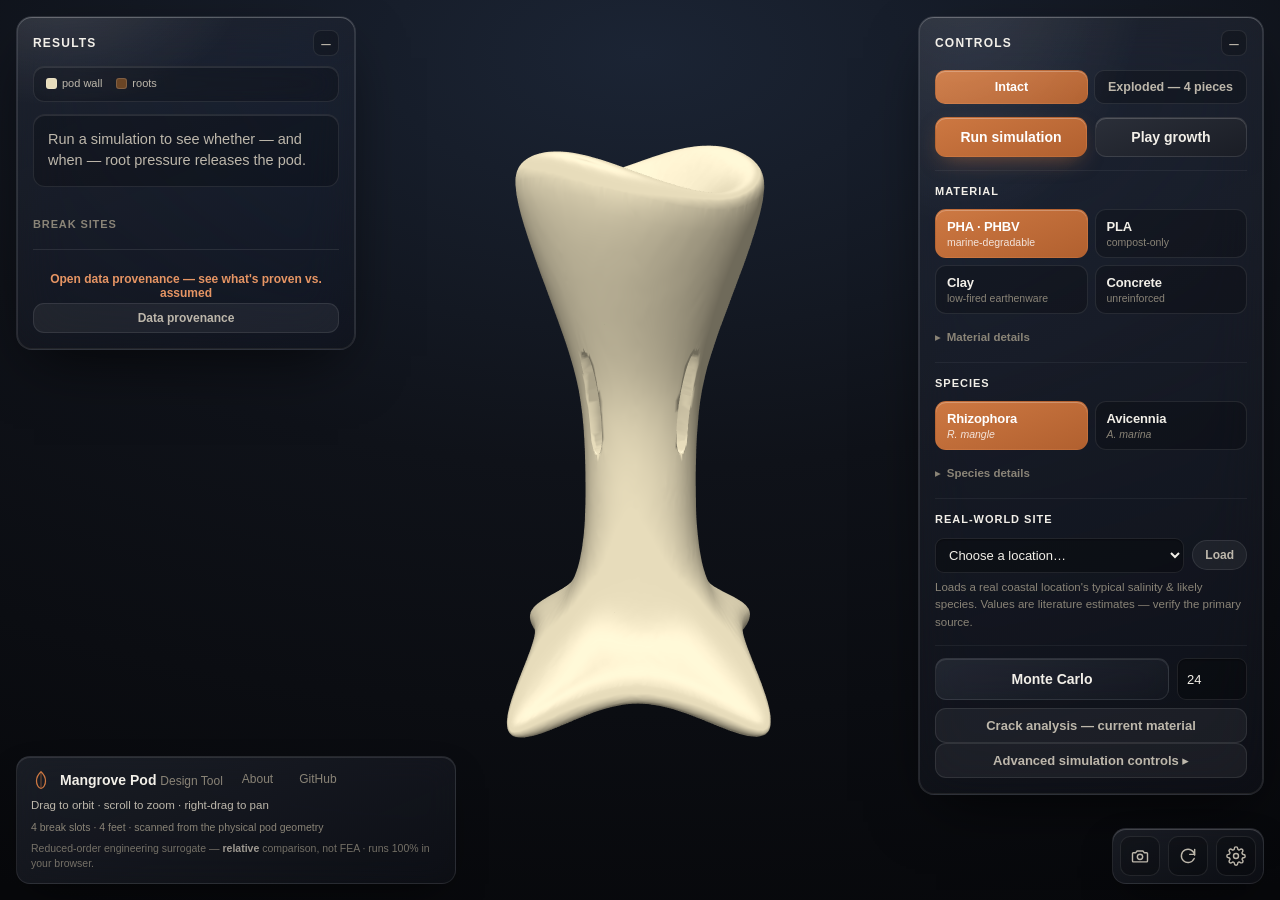
<file: docs/index.html>
<!DOCTYPE html>
<html lang="en">
<head>
<meta charset="utf-8">
<meta name="viewport" content="width=device-width, initial-scale=1">
<title>Mangrove Pod — Design Tool</title>
<script src="https://cdn.plot.ly/plotly-2.35.2.min.js" charset="utf-8"></script>
<link rel="stylesheet" href="static/base.css?v=53">
<link rel="stylesheet" href="static/style.css?v=53">
</head>
<body class="tool-body">
<div id="boot"><div class="boot-mark"></div><div id="bootmsg">Loading the pod &amp; booting the in-browser engine…</div></div>

<!-- ===== FULL-BLEED 3-D SCENE (background) ============================== -->
<div id="viewpane">
  <div id="plot"></div>
  <div id="overlay" class="hidden" role="status" aria-live="polite"><div class="spinner"></div><span id="overlayMsg">simulating…</span></div>
  <div id="animBar" class="animbar hidden">
    <button id="animPlay" class="abtn" onclick="document.getElementById('playBtn').click()" title="play / pause" aria-label="play / pause"></button>
    <div class="seg small" id="speedSeg">
      <button type="button" class="segbtn active" data-speed="1">1×</button>
      <button type="button" class="segbtn" data-speed="2">2×</button>
      <button type="button" class="segbtn" data-speed="4">4×</button>
    </div>
    <input type="range" id="anim_timeline" class="animrange" min="1" max="120" step="1" value="1" title="scrub through growth">
    <div id="anim_readout" class="animreadout">—</div>
  </div>
</div>

<!-- ===== TOP-LEFT — RESULTS ============================================ -->
<aside id="results" class="glasspanel glass-sheen panel-tl">
  <div class="panel-head">
    <h2 class="results-h">Results</h2>
    <button id="panel-results-min" class="minbtn" title="collapse" aria-label="collapse">–</button>
  </div>
  <div class="panel-scroll" id="resultsScroll">
    <div class="viewpane-legend" id="legend"></div>
    <div id="verdict" class="verdict idle" role="status" aria-live="polite">Run a simulation to see whether — and when — root pressure releases the pod.</div>
    <div id="timeline" class="timeline hidden"></div>
    <div id="statcards"></div>
    <h3>Break sites</h3>
    <div id="siteChart"></div>
    <div id="stressChartWrap" class="hidden">
      <h3>Seam stress vs. remaining strength <span class="subnote">MPa over the growth window</span></h3>
      <div id="stressChart"></div>
    </div>
    <div id="detail"></div>
    <div id="provMini" class="provmini"></div>
    <button id="provBtn" class="ghost small wide">Data provenance</button>
  </div>
</aside>

<!-- ===== TOP-RIGHT — PRIMARY CONTROLS ================================= -->
<aside id="controls" class="glasspanel glass-sheen panel-tr">
  <div class="panel-head">
    <h2 class="results-h">Controls</h2>
    <button id="panel-controls-min" class="minbtn" title="collapse" aria-label="collapse">–</button>
  </div>
  <div class="panel-scroll" id="controlsScroll">
    <!-- view -->
    <div class="seg" id="viewSeg">
      <button type="button" class="segbtn active" data-view="intact">Intact</button>
      <button type="button" class="segbtn" data-view="exploded">Exploded — 4 pieces</button>
    </div>

    <!-- primary run actions -->
    <div class="actions primary-actions">
      <button id="runBtn" class="primary">Run simulation</button>
      <button id="playBtn" class="primary alt">Play growth</button>
    </div>

    <!-- material presets (big toggles) -->
    <div class="ctl-group">
      <div class="ctl-label">Material</div>
      <div class="toggle-grid" id="materialToggles">
        <button type="button" class="ptoggle" data-material="pha"><b>PHA · PHBV</b><span>marine-degradable</span></button>
        <button type="button" class="ptoggle" data-material="pla"><b>PLA</b><span>compost-only</span></button>
        <button type="button" class="ptoggle" data-material="clay"><b>Clay</b><span>low-fired earthenware</span></button>
        <button type="button" class="ptoggle" data-material="concrete"><b>Concrete</b><span>unreinforced</span></button>
      </div>
      <!-- hidden source-of-truth select (engine + app.js read this id unchanged) -->
      <select id="material" class="src-select">
        <option value="pha">PHA / PHBV — marine-degradable</option>
        <option value="pla">PLA — industrial-compost only</option>
        <option value="clay">Clay — low-fired earthenware</option>
        <option value="concrete">Concrete — unreinforced</option>
      </select>
      <div id="materialWarn" class="warn hidden"></div>
      <details class="mini-detail">
        <summary>Material details</summary>
        <div id="materialCard" class="matcard"></div>
        <p class="estnote">All material constants are <b>engineering estimates requiring lab
          verification</b> — not datasheet or pod-measured values.</p>
      </details>
    </div>

    <!-- species presets (toggles) -->
    <div class="ctl-group">
      <div class="ctl-label">Species</div>
      <div class="toggle-grid two" id="speciesToggles">
        <button type="button" class="ptoggle" data-species="rhizophora"><b>Rhizophora</b><span><i>R. mangle</i></span></button>
        <button type="button" class="ptoggle" data-species="avicennia"><b>Avicennia</b><span><i>A. marina</i></span></button>
      </div>
      <select id="species" class="src-select">
        <option value="rhizophora">Rhizophora mangle</option>
        <option value="avicennia">Avicennia marina</option>
      </select>
      <details class="mini-detail">
        <summary>Species details</summary>
        <div id="speciesInfo" class="matcard"></div>
        <p class="hint" id="salNote"></p>
      </details>
    </div>

    <!-- real-world site loader -->
    <div class="ctl-group site-loader">
      <div class="ctl-label">Real-world site</div>
      <div class="site-row">
        <select id="siteSelect" aria-label="Real-world coastal site"></select>
        <button id="siteLoad" class="ghost small">Load</button>
      </div>
      <p class="hint" id="siteNote">Loads a real coastal location's typical salinity &amp; likely
        species. Values are literature estimates — verify the primary source.</p>
    </div>

    <!-- secondary analyses -->
    <div class="ctl-group secondary-actions">
      <div class="mcrow">
        <button id="mcBtn">Monte Carlo</button>
        <input type="number" id="n_runs" value="24" min="2" max="120"
               title="number of randomized pods to sample" aria-label="Monte Carlo sample count">
      </div>
      <button id="crackBtn" class="ghost wide">Crack analysis — current material</button>
      <button id="advBtn" class="ghost wide adv-open">Advanced simulation controls ▸</button>
    </div>
  </div>
</aside>

<!-- ===== BOTTOM-LEFT — branding + interaction hint ==================== -->
<div class="panel-bl">
  <div class="brand-row">
    <a class="brand-mark" href="index.html" aria-label="Mangrove Pod — Design Tool">
      <svg class="nav-mark" viewBox="0 0 24 24" fill="none" aria-hidden="true">
        <path d="M12 2c3.6 3.2 5.4 7 5.4 11.1 0 4.3-2.4 8.9-5.4 8.9s-5.4-4.6-5.4-8.9C6.6 9 8.4 5.2 12 2Z"
              stroke="currentColor" stroke-width="1.5" stroke-linejoin="round"/>
        <path d="M12 3.2V21" stroke="currentColor" stroke-width="1.2" opacity=".55"/>
      </svg>
      <span>Mangrove&nbsp;Pod <span class="nav-sub">Design Tool</span></span>
    </a>
    <a class="mini-link" href="showcase.html">About</a>
    <a class="mini-link" href="https://github.com/antalneu/mangrove-pod-sim" target="_blank" rel="noopener">GitHub</a>
  </div>
  <div class="hint-row">Drag to orbit · scroll to zoom · right-drag to pan</div>
  <div class="scene-note" id="podinfo">loading pod…</div>
  <div class="scene-note dim">Reduced-order engineering surrogate — <b>relative</b> comparison, not FEA · runs 100% in your browser.</div>
</div>

<!-- ===== BOTTOM-RIGHT — icon cluster ================================== -->
<div class="panel-br">
  <div id="settingsPop" class="settings-pop hidden">
    <div class="pop-label">Layers</div>
    <label class="chk"><input type="checkbox" id="show_stress" checked> Stress heatmap overlay</label>
    <label class="chk"><input type="checkbox" id="show_roots" checked> Roots</label>
    <label class="chk"><input type="checkbox" id="show_ground" checked> Ground / substrate</label>
    <button id="advBtn2" class="ghost small wide adv-open">Advanced simulation controls ▸</button>
  </div>
  <div class="icon-cluster">
    <button id="shotBtn" class="iconbtn" title="Save a screenshot (PNG)" aria-label="screenshot">
      <svg viewBox="0 0 24 24" fill="none" stroke="currentColor" stroke-width="1.7" stroke-linecap="round" stroke-linejoin="round">
        <path d="M4 8h3l1.5-2h7L17 8h3a1 1 0 0 1 1 1v9a1 1 0 0 1-1 1H4a1 1 0 0 1-1-1V9a1 1 0 0 1 1-1Z"/><circle cx="12" cy="13" r="3.2"/></svg>
    </button>
    <button id="resetViewBtn" class="iconbtn" title="Reset the camera view" aria-label="reset view">
      <svg viewBox="0 0 24 24" fill="none" stroke="currentColor" stroke-width="1.7" stroke-linecap="round" stroke-linejoin="round">
        <path d="M20 11a8 8 0 1 0-.6 4"/><path d="M20 4v6h-6"/></svg>
    </button>
    <button id="settingsBtn" class="iconbtn" title="Layers &amp; settings" aria-label="settings">
      <svg viewBox="0 0 24 24" fill="none" stroke="currentColor" stroke-width="1.7" stroke-linecap="round" stroke-linejoin="round">
        <circle cx="12" cy="12" r="3"/><path d="M19.4 15a1.65 1.65 0 0 0 .33 1.82l.06.06a2 2 0 1 1-2.83 2.83l-.06-.06a1.65 1.65 0 0 0-1.82-.33 1.65 1.65 0 0 0-1 1.51V21a2 2 0 0 1-4 0v-.09A1.65 1.65 0 0 0 9 19.4a1.65 1.65 0 0 0-1.82.33l-.06.06a2 2 0 1 1-2.83-2.83l.06-.06a1.65 1.65 0 0 0 .33-1.82 1.65 1.65 0 0 0-1.51-1H3a2 2 0 0 1 0-4h.09A1.65 1.65 0 0 0 4.6 9a1.65 1.65 0 0 0-.33-1.82l-.06-.06a2 2 0 1 1 2.83-2.83l.06.06a1.65 1.65 0 0 0 1.82.33H9a1.65 1.65 0 0 0 1-1.51V3a2 2 0 0 1 4 0v.09a1.65 1.65 0 0 0 1 1.51 1.65 1.65 0 0 0 1.82-.33l.06-.06a2 2 0 1 1 2.83 2.83l-.06.06a1.65 1.65 0 0 0-.33 1.82V9c.2.63.77 1.09 1.44 1.15H21a2 2 0 0 1 0 4h-.09a1.65 1.65 0 0 0-1.51 1Z"/></svg>
    </button>
  </div>
</div>

<!-- ===== ADVANCED CONTROLS DRAWER (right slide-in) ==================== -->
<div id="advPanel" class="provpanel hidden">
  <div class="provinner">
    <div class="provtop">
      <h2>Advanced simulation controls</h2>
      <button id="advClose" class="ghost">Close</button>
    </div>
    <p class="controls-intro">Every granular control lives here. Shape the break, the growing
      conditions and the solver, then run the simulation from the top-right panel.</p>

    <section>
      <h2>Break design</h2>
      <label>Design preset
        <select id="preset">
          <option value="as-drawn">As drawn (detected geometry)</option>
          <option value="unscored-seams">As moulded — no seam scoring</option>
          <option value="shallow-seams">Shallow seam scoring (60%)</option>
          <option value="deep-seams">Deep seam scoring (92%)</option>
          <option value="shorter-slots">Shorter slots</option>
          <option value="longer-slots">Longer slots</option>
          <option value="slots-higher">Slots higher</option>
          <option value="slots-lower">Slots lower</option>
          <option value="wider-slots">Wider slots</option>
          <option value="narrower-slots">Narrower slots</option>
          <option value="8-slots">Eight slots</option>
          <option value="slots-over-splits">Slots over splits</option>
          <option value="deep-base-score">Deep base score</option>
          <option value="custom">Custom…</option>
        </select>
      </label>
      <div id="paramBox">
        <label>Number of break slots <output id="o_n_slots">4</output>
          <input type="range" id="n_slots" min="3" max="10" step="1" value="4"></label>
        <label>Slot length <span class="unit">× pod height</span> <output id="o_slot_length_frac">0.22</output>
          <input type="range" id="slot_length_frac" min="0.08" max="0.40" step="0.01" value="0.22"></label>
        <label>Slot width <span class="unit">degrees</span> <output id="o_slot_width_deg">15</output>
          <input type="range" id="slot_width_deg" min="6" max="30" step="1" value="15"></label>
        <label>Slot height on the wall <span class="unit">× pod height</span> <output id="o_slot_z_center_frac">0.55</output>
          <input type="range" id="slot_z_center_frac" min="0.35" max="0.70" step="0.01" value="0.55"></label>
        <label>Align slots over
          <select id="align"><option value="feet">the feet</option><option value="split">the splits (between feet)</option></select></label>
        <label>Base split scoring <output id="o_split_score">0.35</output>
          <input type="range" id="split_score" min="0" max="0.9" step="0.05" value="0.35"></label>
      </div>
      <div class="subhead">Quarter-piece seams <span class="subnote">rim → slot → foot</span></div>
      <label>Seam depth / scoring <output id="o_seam_score">0.85</output>
        <input type="range" id="seam_score" min="0" max="0.95" step="0.01" value="0.85"></label>
      <p class="hint" id="seamThicknessNote">Scoring is the strongest lever in the model: wall stress
        rises as 1/t for hoop tension and 1/t² for bending, so the net wall left at the seam decides
        whether a root can release the pod at all.</p>
      <label>Seam width <span class="unit">degrees</span> <output id="o_seam_width_deg">50</output>
        <input type="range" id="seam_width_deg" min="10" max="80" step="2" value="50"></label>
      <label>Seam rotation <span class="unit">degrees</span> <output id="o_theta_offset_deg">0</output>
        <input type="range" id="theta_offset_deg" min="-45" max="45" step="1" value="0"></label>
    </section>

    <section>
      <h2>Environment</h2>
      <label>Salinity <span class="unit">ppt</span> <output id="o_salinity_ppt">20</output>
        <input type="range" id="salinity_ppt" min="0" max="40" step="1" value="20"></label>
      <p class="hint" id="salNoteAdv">Optimal early-growth band shown per species; outside it,
        growth slows and the same steps span more real time. Use the <b>Real-world site</b>
        loader (top-right) to set salinity for a named location.</p>
    </section>

    <section>
      <h2>Root force <span class="tag est">estimate</span></h2>
      <label>Root growth pressure <span class="unit">MPa</span> <output id="o_root_pressure_mpa">0.75</output>
        <input type="range" id="root_pressure_mpa" min="0.5" max="1.0" step="0.05" value="0.75"></label>
      <p class="hint">Default 0.5–1.0 MPa is <b>estimated from general tree-root
        biomechanics</b> (not mangrove-specific). Treat as a starting point pending
        physical validation.</p>
      <div class="calib">
        <label class="chk"><input type="checkbox" id="calibration_active"> Calibration mode — use a measured force</label>
        <div id="calibBox" class="calibbox">
          <label>Measured root force <span class="unit">N</span>
            <input type="number" id="calibration_force_n" placeholder="e.g. 3.5" step="0.1" min="0"></label>
          <label>Root-tip contact area <span class="unit">mm²</span>
            <input type="number" id="calibration_area_mm2" value="5" step="0.5" min="0.1"></label>
          <div id="calibOut" class="calibout">enter a load-cell reading to override the estimate</div>
        </div>
      </div>
    </section>

    <section>
      <h2>Root growth stage</h2>
      <label>Root growth stage <output id="o_root_stage">100</output><span class="unit">%</span>
        <input type="range" id="root_stage" min="0" max="100" step="1" value="100"></label>
      <p class="hint">How far the prop-root cage has extended into the substrate. Roots stay
        hidden inside the intact pod — they appear in the <b>Exploded</b> view or once the
        animation breaks through.</p>
    </section>

    <section>
      <h2>Solver</h2>
      <div class="subhead">Root growth</div>
      <label>Random seed <output id="o_seed">1</output>
        <input type="range" id="seed" min="0" max="60" step="1" value="1"></label>
      <label>Root downward bias <output id="o_down_bias">0.55</output>
        <input type="range" id="down_bias" min="0.1" max="1.0" step="0.05" value="0.55"></label>
      <label>Root pull toward slots / feet <output id="o_slot_bias">2.2</output>
        <input type="range" id="slot_bias" min="0" max="4" step="0.1" value="2.2"></label>
      <label>Root density <span class="unit">attractors</span> <output id="o_n_attractors">2600</output>
        <input type="range" id="n_attractors" min="1000" max="4000" step="100" value="2600"></label>
      <div class="subhead">Pressure &amp; failure</div>
      <label>Wall contact stiffness <output id="o_contact_stiffness">20</output>
        <input type="range" id="contact_stiffness" min="5" max="40" step="1" value="20"></label>
      <label>Simulation length <span class="unit">steps</span> <output id="o_n_time_steps">120</output>
        <input type="range" id="n_time_steps" min="60" max="160" step="5" value="120"></label>
      <label>Planting-team pull assist <span class="unit">MPa</span> <output id="o_pull_assist">0</output>
        <input type="range" id="pull_assist" min="0" max="1" step="0.05" value="0"></label>
      <p class="hint">An extra bearing pressure applied below the waist, standing in for a
        planting team helping the pod open at outplanting.</p>
    </section>
  </div>
</div>

<!-- ===== DATA PROVENANCE DRAWER ======================================= -->
<div id="provPanel" class="provpanel hidden">
  <div class="provinner">
    <div class="provtop">
      <h2>Data provenance — what's proven vs. assumed</h2>
      <button id="provClose" class="ghost">Close</button>
    </div>
    <div id="provRoadmap" class="roadmap"></div>
    <div id="provCounts" class="provcounts"></div>
    <div id="provTable"></div>
  </div>
</div>

<!-- ===== CRACK ANALYSIS DRAWER ======================================== -->
<div id="crackPanel" class="provpanel hidden">
  <div class="provinner">
    <div class="provtop">
      <h2>Material crack analysis</h2>
      <button id="crackClose" class="ghost">Close</button>
    </div>
    <div id="crackBody"></div>
  </div>
</div>

<script src="data/pod.js?v=53"></script>
<script src="data/pieces.js?v=53"></script>
<script src="data/podviz.js?v=53"></script>
<script src="static/engine.js?v=53"></script>
<script src="static/app.js?v=53"></script>
</body>
</html>
</file>
<file: docs/static/base.css>
/* =========================================================================
   base.css — shared design system for the Mangrove Pod site
   DARK "Liquid Glass" direction (iOS-27 refined): near-black neutral stage,
   translucent frosted panels with real depth, background-responsive blur, a
   specular top edge and soft inner shading so glass reads as a physical pane —
   tuned for contrast/legibility, not raw transparency. The pod's own material
   colours (terracotta clay / concrete grey / tan bioplastic) are the only hues.
   ========================================================================= */
:root{
  /* --- stage (the near-black neutral the glass floats on) --- */
  --stage:      #0a0b0e;   /* base background                          */
  --stage-2:    #121722;   /* faint lift toward the 3-D scene          */
  --stage-3:    #0d0f14;   /* deep edges                               */

  /* --- glass fills (dark translucency, contrast-tuned) --- */
  --glass-a:    rgba(38,42,52,.60);   /* panel — top of the fill gradient   */
  --glass-b:    rgba(18,20,27,.52);   /* panel — bottom of the fill gradient*/
  --card-a:     rgba(48,53,64,.55);   /* raised card — lighter, catches light*/
  --card-b:     rgba(24,27,35,.48);
  --sink:       rgba(0,0,0,.30);      /* recessed field (inputs)            */
  --sink-2:     rgba(0,0,0,.22);

  /* --- glass edges (the specular/depth cues) --- */
  --edge:       rgba(255,255,255,.09);   /* hairline border               */
  --edge-soft:  rgba(255,255,255,.055);  /* fainter divider               */
  --edge-hi:    rgba(255,255,255,.18);   /* bright specular top rim       */
  --edge-hi-2:  rgba(255,255,255,.10);   /* secondary sheen               */
  --edge-lo:    rgba(0,0,0,.45);         /* dark bottom edge              */

  /* --- glass filters --- */
  --blur:       blur(26px) saturate(185%) brightness(1.06);
  --blur-lite:  blur(16px) saturate(160%);

  /* legacy aliases (kept so any older rule/selector stays coherent in dark) */
  --paper:      var(--stage);
  --paper-2:    #14161d;
  --paper-3:    #191c24;
  --paper-sink: var(--sink);
  --line:       var(--edge);
  --line-soft:  var(--edge-soft);

  /* --- ink (warm near-white on dark; never pure #fff) --- */
  --ink:        #f2efe8;   /* headlines / primary text                 */
  --ink-2:      #bdb7ab;   /* body / secondary                         */
  --ink-3:      #8a8477;   /* muted / captions                         */

  /* --- material accents (the ONLY real colour — echo the 3-D pod) --- */
  --clay:       #cd7842;   /* terracotta earthenware (brightened for dark) */
  --clay-deep:  #b1602f;
  --clay-lite:  #e69564;   /* thin text / rims                          */
  --concrete:   #a8a49a;   /* unreinforced concrete grey                */
  --tan:        #d4b063;   /* tan bioplastic                            */
  --tan-deep:   #b8934a;

  --accent:     var(--clay);
  --good:       #74b06a;   /* botanical green (verdicts) on dark        */
  --warn:       var(--clay);
  --bad:        #dd6350;

  /* --- type --- */
  --sans: -apple-system, "SF Pro Display", "SF Pro Text", "Helvetica Neue",
          Helvetica, Arial, system-ui, "Segoe UI", Roboto, sans-serif;
  --mono: "SF Mono", ui-monospace, "SFMono-Regular", "Roboto Mono", Menlo,
          Consolas, monospace;

  --nav-h: 60px;
  --maxw: 1240px;
  --ease: cubic-bezier(.22,.61,.36,1);
}

*{box-sizing:border-box}
html{-webkit-text-size-adjust:100%}
html,body{margin:0;background:var(--stage);color:var(--ink);
  font-family:var(--sans);font-size:16px;line-height:1.6;
  -webkit-font-smoothing:antialiased;text-rendering:optimizeLegibility}
body{overflow-x:hidden}
a{color:inherit;text-decoration:none}
img{max-width:100%}

/* -------- the Liquid-Glass recipe (shared) --------
   dark translucent fill with a soft top→bottom light gradient, strong
   background-responsive blur, a hairline border, and layered inset shadows:
   a bright specular top rim + a dark bottom edge = a pane with real depth. */
.glass{
  position:relative;
  background:linear-gradient(157deg,var(--glass-a),var(--glass-b));
  backdrop-filter:var(--blur);-webkit-backdrop-filter:var(--blur);
  border:1px solid var(--edge);
  box-shadow:
    inset 0 1px 0 var(--edge-hi),
    inset 0 0 0 1px var(--edge-hi-2),
    inset 0 -1px 0 var(--edge-lo),
    0 18px 48px -14px rgba(0,0,0,.66);
}
/* a faint diagonal specular sheen across the top — reads as light catching glass */
.glass-sheen::before{content:"";position:absolute;inset:0;border-radius:inherit;
  pointer-events:none;background:
    radial-gradient(120% 80% at 12% -10%, rgba(255,255,255,.12), rgba(255,255,255,0) 46%);
  mix-blend-mode:screen}

/* -------- typography primitives -------- */
.eyebrow{font-size:12px;font-weight:600;letter-spacing:.16em;text-transform:uppercase;
  color:var(--ink-3)}
.eyebrow.accent{color:var(--clay)}
h1,h2,h3{margin:0;font-weight:600;letter-spacing:-.02em;line-height:1.05;color:var(--ink)}
.display{font-size:clamp(2.6rem,7vw,5.6rem);font-weight:600;letter-spacing:-.035em;line-height:1.0}
.headline{font-size:clamp(1.9rem,4.2vw,3.4rem);font-weight:600;letter-spacing:-.028em;line-height:1.08}
.lede{font-size:clamp(1.05rem,1.7vw,1.35rem);color:var(--ink-2);font-weight:400;line-height:1.5}
.tnum{font-variant-numeric:tabular-nums}

/* -------- shared top nav (glass) -------- */
.nav{position:fixed;top:0;left:0;right:0;height:var(--nav-h);z-index:60;
  display:flex;align-items:center;justify-content:space-between;
  padding:0 clamp(16px,4vw,40px);
  background:linear-gradient(180deg,rgba(20,22,29,.72),rgba(12,13,18,.60));
  backdrop-filter:var(--blur);-webkit-backdrop-filter:var(--blur);
  border-bottom:1px solid var(--edge);
  box-shadow:inset 0 1px 0 var(--edge-hi), 0 10px 30px -12px rgba(0,0,0,.7);
  transition:border-color .3s, background .3s}
.nav.scrolled{background:linear-gradient(180deg,rgba(20,22,29,.82),rgba(12,13,18,.7))}
.nav-brand{display:flex;align-items:center;gap:10px;font-weight:600;letter-spacing:-.01em;
  font-size:15px;color:var(--ink)}
.nav-sub{color:var(--ink-3);font-weight:500;font-size:13px;letter-spacing:0}
.nav-mark{width:22px;height:22px;flex:0 0 auto;color:var(--clay)}
.nav-links{display:flex;align-items:center;gap:6px}
.nav-link{position:relative;padding:8px 14px;border-radius:999px;font-size:14px;font-weight:500;
  color:var(--ink-2);transition:color .2s, background .2s}
.nav-link:hover{color:var(--ink)}
.nav-link.active{color:var(--ink);font-weight:600}
.nav-link.active::after{content:"";position:absolute;left:14px;right:14px;bottom:2px;height:2px;
  border-radius:2px;background:var(--clay)}
.nav-link.cta{background:var(--clay);color:#fff;font-weight:600}
.nav-link.cta:hover{background:var(--clay-deep);color:#fff}
.nav-ext{color:var(--ink-3);font-size:13px;padding:8px 12px;border-radius:999px;
  transition:color .2s, background .2s}
.nav-ext:hover{color:var(--ink);background:var(--edge-soft)}

/* -------- buttons (shared, glassy) -------- */
.btn{cursor:pointer;font-family:inherit;font-size:14px;font-weight:600;
  border-radius:999px;padding:11px 22px;border:1px solid var(--edge);
  background:linear-gradient(160deg,var(--card-a),var(--card-b));color:var(--ink);
  backdrop-filter:var(--blur-lite);-webkit-backdrop-filter:var(--blur-lite);
  box-shadow:inset 0 1px 0 var(--edge-hi-2);transition:.18s var(--ease)}
.btn:hover{border-color:var(--edge-hi);color:#fff}
.btn.solid,.btn.clay{background:linear-gradient(160deg,var(--clay),var(--clay-deep));
  border-color:transparent;color:#fff;box-shadow:inset 0 1px 0 rgba(255,255,255,.25),0 6px 18px -6px rgba(205,120,66,.5)}
.btn.solid:hover,.btn.clay:hover{filter:brightness(1.07)}

/* -------- utility -------- */
.wrap{max-width:var(--maxw);margin:0 auto;width:100%}
.sr-only{position:absolute;width:1px;height:1px;overflow:hidden;clip:rect(0 0 0 0)}

@media (prefers-reduced-motion: reduce){
  *{scroll-behavior:auto !important}
}
</file>
<file: docs/static/style.css>
/* =========================================================================
   style.css — Design Tool, DARK "Liquid Glass" theme (matches base.css tokens)
   Depends on base.css (loaded first) for the palette, glass recipe, nav, buttons.
   Every selector app.js emits dynamically is preserved — only the surface
   treatment changes. Simulation logic/data untouched.
   ========================================================================= */
.tool-body{font-size:14px;color:var(--ink);
  background:
    radial-gradient(140% 120% at 18% -8%, #171d2a 0%, transparent 42%),
    radial-gradient(120% 120% at 100% 0%, #14110e 0%, transparent 40%),
    var(--stage)}

/* ---- boot veil ---- */
#boot{position:fixed;inset:0;z-index:200;display:flex;flex-direction:column;
  align-items:center;justify-content:center;gap:16px;
  background:radial-gradient(120% 100% at 50% 20%, #12141b 0%, var(--stage) 70%);
  color:var(--ink-3);font-size:14px;text-align:center;padding:0 24px}
#boot.hidden{display:none}
.boot-mark{width:30px;height:30px;border-radius:50%;border:2px solid var(--edge);
  border-top-color:var(--clay);animation:bootspin 1s linear infinite}
@keyframes bootspin{to{transform:rotate(360deg)}}
#bootmsg small{color:var(--ink-3)}

/* =========================================================================
   FULL-BLEED SCENE + FLOATING GLASS PANELS (structural overhaul)
   The 3-D pod fills the whole window as the background; compact glass panels
   float in the four corners. Same --glass-* tokens + .glass recipe as before,
   so every panel reads as one system.
   ========================================================================= */
html,body.tool-body{height:100%}
body.tool-body{overflow:hidden}

/* glass panel shell (top-left results / top-right controls) */
.glasspanel{position:fixed;z-index:20;display:flex;flex-direction:column;
  border-radius:16px;overflow:hidden;
  background:linear-gradient(157deg,var(--glass-a),var(--glass-b));
  backdrop-filter:var(--blur);-webkit-backdrop-filter:var(--blur);
  border:1px solid var(--edge);
  box-shadow:inset 0 1px 0 var(--edge-hi), inset 0 0 0 1px var(--edge-hi-2),
    inset 0 -1px 0 var(--edge-lo), 0 24px 60px -18px rgba(0,0,0,.7)}
/* max-heights reserve room at the bottom of each side so the top panels never
   run into the bottom corner elements (left → branding panel; right → icon cluster) */
.panel-tl{top:16px;left:16px;width:340px;max-height:calc(100vh - 176px)}
.panel-tr{top:16px;right:16px;width:346px;max-height:calc(100vh - 104px)}
.panel-head{display:flex;align-items:center;justify-content:space-between;
  padding:13px 16px 8px;flex:0 0 auto}
.panel-head .results-h{margin:0}
.panel-scroll{overflow-y:auto;padding:2px 16px 16px;flex:1 1 auto}
.minbtn{width:26px;height:26px;border-radius:8px;border:1px solid var(--edge);
  background:var(--sink-2);color:var(--ink-2);cursor:pointer;font-size:17px;line-height:1;
  display:flex;align-items:center;justify-content:center;flex:0 0 auto;font-family:inherit}
.minbtn:hover{border-color:var(--edge-hi);color:var(--ink)}
.glasspanel.min{max-height:none}
.glasspanel.min .panel-scroll{display:none}

/* control groups inside the top-right panel */
.ctl-group{margin-top:13px;padding-top:12px;border-top:1px solid var(--edge-soft)}
.ctl-group:first-child{margin-top:0;padding-top:0;border-top:none}
.ctl-label{font-size:11px;text-transform:uppercase;letter-spacing:.09em;
  color:var(--ink);font-weight:700}
/* Run + Play side by side to keep the whole panel compact
   (double class beats the later `.actions{flex-direction:column}` rule) */
.actions.primary-actions{display:grid;grid-template-columns:1fr 1fr;gap:8px;margin-top:13px}
.actions.primary-actions button{padding:11px 10px}
.secondary-actions .mcrow{margin-bottom:8px}

/* preset toggle buttons (material / species) */
.toggle-grid{display:grid;grid-template-columns:1fr 1fr;gap:7px;margin-top:8px}
.ptoggle{display:flex;flex-direction:column;align-items:flex-start;gap:2px;
  padding:9px 11px;border:1px solid var(--edge);border-radius:11px;cursor:pointer;
  background:var(--sink-2);color:var(--ink-2);font-family:inherit;text-align:left;
  transition:.15s var(--ease)}
.ptoggle b{font-size:13px;font-weight:700;color:var(--ink);letter-spacing:-.01em}
.ptoggle span{font-size:10.5px;color:var(--ink-3)}
.ptoggle:hover{border-color:var(--edge-hi)}
.ptoggle.active{background:linear-gradient(160deg,var(--clay),var(--clay-deep));
  border-color:transparent;box-shadow:inset 0 1px 0 rgba(255,255,255,.25)}
.ptoggle.active b{color:#fff}
.ptoggle.active span,.ptoggle.active span i{color:rgba(255,255,255,.82)}

/* hidden source-of-truth selects — engine + app.js read these ids unchanged */
.src-select{display:none}

/* collapsible material / species detail */
.mini-detail{margin-top:11px}
.mini-detail>summary{cursor:pointer;list-style:none;font-size:11.5px;color:var(--ink-3);
  font-weight:600;padding:3px 0}
.mini-detail>summary::-webkit-details-marker{display:none}
.mini-detail>summary::before{content:"▸";display:inline-block;margin-right:6px;
  transition:transform .15s}
.mini-detail[open]>summary::before{transform:rotate(90deg)}
.mini-detail>summary:hover{color:var(--ink-2)}

/* real-world site loader */
.site-row{display:flex;gap:8px;margin-top:9px;align-items:stretch}
.site-row select{flex:1 1 auto;margin-top:0;min-width:0}
.site-row .ghost{flex:0 0 auto;align-self:center}

.controls-intro{margin:0 0 20px;font-size:13px;line-height:1.55;color:var(--ink-2)}
.controls-intro b{color:var(--ink)}

section{margin-bottom:22px;padding-bottom:18px;border-bottom:1px solid var(--edge-soft)}
section:last-child{border-bottom:none}
h2{font-size:12px;text-transform:uppercase;letter-spacing:.1em;color:var(--ink);
  font-weight:700;margin:0 0 14px;display:flex;align-items:center;gap:9px}
h2::before{content:"";width:3px;height:13px;border-radius:2px;
  background:linear-gradient(var(--clay-lite),var(--clay-deep));
  box-shadow:0 0 10px rgba(205,120,66,.5);display:inline-block;flex:0 0 auto}
h3{font-size:11px;text-transform:uppercase;letter-spacing:.08em;color:var(--ink-3);
  font-weight:600;margin:18px 0 8px}

label{display:block;margin:12px 0;font-size:12.5px;color:var(--ink-2)}
label output{float:right;color:var(--ink);font-weight:700;font-variant-numeric:tabular-nums}
.unit{color:var(--ink-3);font-weight:400;font-size:11px}
input[type=range]{width:100%;margin-top:8px;accent-color:var(--clay);cursor:pointer}
select,input[type=number]{width:100%;margin-top:6px;background:var(--sink);
  color:var(--ink);border:1px solid var(--edge);border-radius:9px;padding:8px 9px;
  font-family:inherit;font-size:13px;
  box-shadow:inset 0 1px 2px rgba(0,0,0,.35);transition:.15s var(--ease)}
select:focus,input:focus{outline:none;border-color:var(--clay);
  box-shadow:inset 0 1px 2px rgba(0,0,0,.35), 0 0 0 3px rgba(205,120,66,.20)}
select option{background:#161922;color:var(--ink)}
.toggles{margin-top:12px;display:flex;flex-direction:column;gap:9px}
.chk{display:flex;align-items:center;gap:9px;margin:0;cursor:pointer;color:var(--ink-2)}
.chk input{accent-color:var(--clay);width:15px;height:15px}
.hint{color:var(--ink-3);font-size:11.5px;line-height:1.55;margin:6px 0 0}
.hint b{color:var(--ink-2)}

.subhead{margin:18px 0 6px;font-size:10.5px;text-transform:uppercase;letter-spacing:.08em;
  color:var(--clay-lite);font-weight:700}
.subnote{color:var(--ink-3);font-weight:400;text-transform:none;letter-spacing:0;font-size:11px}

/* ---- advanced collapsible ---- */
.advanced{margin-bottom:22px;padding-bottom:18px;border-bottom:1px solid var(--edge-soft);
  border-top:1px solid var(--edge-soft);padding-top:6px}
.advanced summary{cursor:pointer;list-style:none;font-size:12px;font-weight:700;
  text-transform:uppercase;letter-spacing:.08em;color:var(--ink-2);padding:10px 0;
  display:flex;align-items:center;gap:9px}
.advanced summary::-webkit-details-marker{display:none}
.advanced summary::before{content:"";width:8px;height:8px;border-right:1.5px solid var(--ink-3);
  border-bottom:1.5px solid var(--ink-3);transform:rotate(-45deg);transition:transform .2s;
  margin-left:2px}
.advanced[open] summary::before{transform:rotate(45deg)}
.advanced summary:hover{color:var(--ink)}
.adv-section{padding-top:4px}

/* ---- buttons (tool-specific, glassy) ---- */
.actions{display:flex;flex-direction:column;gap:10px}
.actions button,.mcrow button{cursor:pointer;font-family:inherit;font-size:14px;font-weight:600;
  border:1px solid var(--edge);color:var(--ink);border-radius:11px;padding:12px;
  background:linear-gradient(160deg,var(--card-a),var(--card-b));
  backdrop-filter:var(--blur-lite);-webkit-backdrop-filter:var(--blur-lite);
  box-shadow:inset 0 1px 0 var(--edge-hi-2);transition:.16s var(--ease)}
.actions button:hover,.mcrow button:hover{border-color:var(--edge-hi);color:#fff}
button.primary{background:linear-gradient(160deg,var(--clay),var(--clay-deep));
  border-color:transparent;color:#fff;
  box-shadow:inset 0 1px 0 rgba(255,255,255,.28), 0 8px 22px -8px rgba(205,120,66,.55)}
button.primary:hover{filter:brightness(1.08)}
button.primary.alt{background:linear-gradient(160deg,#2b2f39,#1a1d25);border-color:var(--edge);
  color:var(--ink);box-shadow:inset 0 1px 0 var(--edge-hi)}
button.primary.alt:hover{border-color:var(--edge-hi);filter:brightness(1.1)}
button:disabled{opacity:.5;cursor:wait}
.mcrow{display:flex;gap:8px}
.mcrow button{flex:1}
.mcrow input{width:70px;margin:0}
button.wide{width:100%}
.ghost{cursor:pointer;font-family:inherit;background:var(--edge-soft);border:1px solid var(--edge);
  color:var(--ink-2);font-size:13px;font-weight:600;padding:9px 14px;border-radius:999px;
  transition:.16s var(--ease)}
.ghost:hover{border-color:var(--edge-hi);color:var(--ink)}
.ghost.small{font-size:12px;padding:7px 12px}
.ghost.wide{width:100%;border-radius:11px}

/* ---- tags / estimate notes ---- */
.tag{display:inline-block;font-size:9.5px;font-weight:700;padding:2px 7px;border-radius:10px;
  border:1px solid var(--edge);vertical-align:middle;text-transform:uppercase;letter-spacing:.04em}
.tag.est{border-color:var(--clay);color:var(--clay-lite)}
.tag.lit{border-color:var(--good);color:var(--good)}
.tag.bad{border-color:var(--bad);color:var(--bad)}
.tag.meas{border-color:#4bb39a;color:#4bb39a}
.estnote{font-size:11px;color:var(--clay-lite);line-height:1.5;margin:12px 0 0;
  background:rgba(205,120,66,.10);border:1px solid rgba(205,120,66,.30);border-radius:10px;padding:9px 11px}

/* ---- material / species cards (glass) ---- */
.matcard{margin-top:12px;border:1px solid var(--edge);border-radius:12px;padding:12px;
  background:linear-gradient(160deg,var(--card-a),var(--card-b));
  box-shadow:inset 0 1px 0 var(--edge-hi-2), 0 8px 24px -14px rgba(0,0,0,.6)}
.matblurb{font-size:12px;color:var(--ink-2);line-height:1.55;margin-bottom:9px}
.matrow{display:flex;align-items:baseline;gap:8px;font-size:12px;padding:4px 0;
  border-top:1px solid var(--edge-soft)}
.matrow:first-of-type{border-top:none}
.mk{color:var(--ink-3);flex:0 0 44%}
.mv{color:var(--ink);font-weight:600;font-variant-numeric:tabular-nums}
.mu{color:var(--clay-lite);font-size:10px;margin-left:auto;text-align:right}
.warn{background:rgba(221,99,80,.12);border:1px solid var(--bad);color:#f0a99d;
  border-radius:11px;padding:11px 12px;margin-top:10px;font-size:12px;line-height:1.55;font-weight:600}
.warn.hidden{display:none}
.ok{color:var(--good);font-weight:600}
.warnt{color:var(--bad);font-weight:600}

/* ---- calibration ---- */
.calib{margin-top:14px}
.calibbox{margin-top:9px;padding:11px;border:1px solid var(--edge);border-radius:11px;
  background:linear-gradient(160deg,var(--card-a),var(--card-b));
  box-shadow:inset 0 1px 0 var(--edge-hi-2)}
.calibbox label{margin:7px 0}
.calibout{margin-top:9px;font-size:12px;color:var(--ink-2);line-height:1.6}

/* ---- segmented control (glass) ---- */
.seg{display:flex;gap:6px;margin:4px 0 2px}
.segbtn{flex:1;padding:9px 8px;font-size:12.5px;font-weight:600;border:1px solid var(--edge);
  background:var(--sink-2);color:var(--ink-2);border-radius:10px;cursor:pointer;
  font-family:inherit;transition:.15s var(--ease)}
.segbtn:hover{border-color:var(--edge-hi);color:var(--ink)}
.segbtn.active{background:linear-gradient(160deg,var(--clay),var(--clay-deep));
  border-color:transparent;color:#fff;box-shadow:inset 0 1px 0 rgba(255,255,255,.25)}

/* ---- viewpane: the 3-D stage, now full-bleed behind the floating glass ---- */
#viewpane{position:fixed;inset:0;z-index:0;
  background:
    radial-gradient(130% 100% at 50% 6%, #1b2434 0%, #0f1219 46%, #07080b 100%)}
#plot{width:100%;height:100%}
/* Plotly's built-in hover modebar is replaced by our bottom-right icon cluster */
.modebar{display:none !important}
#overlay{position:absolute;inset:0;display:flex;flex-direction:column;gap:14px;
  align-items:center;justify-content:center;z-index:5;color:var(--ink);
  background:rgba(8,9,12,.5);backdrop-filter:var(--blur-lite);-webkit-backdrop-filter:var(--blur-lite)}
#overlay.hidden{display:none}
.spinner{width:42px;height:42px;border:4px solid var(--edge);border-top-color:var(--clay);
  border-radius:50%;animation:bootspin 1s linear infinite}

/* floating glass chips over the scene (legend / notes / info) */
.viewpane-legend{position:absolute;left:16px;top:14px;display:flex;flex-wrap:wrap;gap:6px 14px;
  font-size:11px;color:var(--ink-2);max-width:60%;
  background:linear-gradient(160deg,var(--glass-a),var(--glass-b));
  backdrop-filter:var(--blur-lite);-webkit-backdrop-filter:var(--blur-lite);
  border:1px solid var(--edge);border-radius:11px;padding:8px 12px;
  box-shadow:inset 0 1px 0 var(--edge-hi), 0 10px 26px -12px rgba(0,0,0,.66)}
.viewpane-legend span{display:flex;align-items:center;gap:5px}
.viewpane-legend i{width:11px;height:11px;border-radius:3px;display:inline-block;
  box-shadow:inset 0 0 0 1px rgba(255,255,255,.14)}
.modelnote,.staticnote{position:absolute;bottom:12px;font-size:11px;color:var(--ink-3);
  background:linear-gradient(160deg,var(--glass-a),var(--glass-b));
  backdrop-filter:var(--blur-lite);-webkit-backdrop-filter:var(--blur-lite);
  border:1px solid var(--edge);border-radius:9px;padding:6px 10px;
  box-shadow:inset 0 1px 0 var(--edge-hi-2)}
.modelnote{left:16px}
.modelnote b{color:var(--ink-2)}
.staticnote{right:16px}
.staticnote b{color:var(--clay-lite)}
.podinfo{position:absolute;left:50%;bottom:12px;transform:translateX(-50%);margin:0;
  font-size:11px;color:var(--ink-3);white-space:nowrap;max-width:44%;overflow:hidden;
  text-overflow:ellipsis;text-align:center}

/* ---- results panel ---- */
.results-top{display:flex;justify-content:space-between;align-items:center;margin-bottom:14px}
.results-h{margin:0;font-size:12px;text-transform:uppercase;letter-spacing:.1em;color:var(--ink);font-weight:700}
.results-h::before{content:none}
.verdict{padding:14px;border-radius:12px;font-size:14.5px;line-height:1.5;font-weight:600;
  border:1px solid var(--edge);box-shadow:inset 0 1px 0 var(--edge-hi-2)}
.verdict.idle{background:var(--sink-2);color:var(--ink-2);font-weight:400}
.verdict.broke{background:rgba(116,176,106,.14);border-color:rgba(116,176,106,.5);color:#a9d3a1}
.verdict.nobreak{background:rgba(221,99,80,.13);border-color:rgba(221,99,80,.5);color:#f0a99d}

#statcards{display:grid;grid-template-columns:1fr 1fr;gap:10px;margin-top:14px}
.card{border:1px solid var(--edge);border-radius:12px;padding:12px;
  background:linear-gradient(160deg,var(--card-a),var(--card-b));
  box-shadow:inset 0 1px 0 var(--edge-hi-2), 0 8px 22px -14px rgba(0,0,0,.6)}
.card .k{font-size:10.5px;color:var(--ink-3);text-transform:uppercase;letter-spacing:.05em}
.card .v{font-size:22px;font-weight:700;margin-top:3px;font-variant-numeric:tabular-nums;color:var(--ink)}
.card .u{font-size:11px;color:var(--ink-3)}

.chips{display:flex;flex-wrap:wrap;gap:6px;margin-top:8px}
.chip{background:var(--sink-2);border:1px solid var(--edge);border-radius:20px;
  padding:4px 11px;font-size:11.5px;color:var(--ink-2)}
.chip.lig{border-color:var(--bad);color:#f0a99d}
.chip.split{border-color:#6d90bf;color:#9db9dd}
#detail{margin-top:14px;font-size:12.5px;color:var(--ink-2);line-height:1.6}
#detail table{width:100%;border-collapse:collapse;margin-top:6px}
#detail td{padding:3px 6px;border-bottom:1px solid var(--edge-soft)}
#detail td:last-child{text-align:right;color:var(--ink);font-variant-numeric:tabular-nums}
.ord{color:var(--ink)}

/* ---- time strip ---- */
.timeline{margin-top:12px;background:rgba(109,144,191,.14);border:1px solid rgba(109,144,191,.5);
  border-radius:11px;padding:11px 13px;box-shadow:inset 0 1px 0 var(--edge-hi-2)}
.timeline.hidden{display:none}
.tclock{display:block;font-size:14px;color:#a9c3e6;font-weight:700}
.tsub{display:block;font-size:11px;color:var(--ink-3);margin-top:4px}
.tsub .chip{margin:2px 3px 0 0}

/* ---- provenance mini ---- */
.provmini{margin-top:18px;padding-top:14px;border-top:1px solid var(--edge)}
.linklike{background:none;border:none;color:var(--clay-lite);font-size:12px;font-weight:600;
  padding:8px 0 0;cursor:pointer;font-family:inherit}
.linklike:hover{color:var(--clay)}
.lvchip{display:inline-block;font-size:11px;font-weight:600;border:1px solid var(--edge);
  border-radius:20px;padding:3px 10px;margin:3px 4px 0 0}
.lvchip.sm{font-size:10px;padding:2px 8px}

/* ---- provenance / crack drawer (glass over a dimmed scene) ---- */
.provpanel{position:fixed;inset:0;background:rgba(6,7,10,.6);z-index:120;
  backdrop-filter:blur(3px);-webkit-backdrop-filter:blur(3px);
  display:flex;justify-content:flex-end}
.provpanel.hidden{display:none}
.provinner{width:min(720px,94vw);height:100%;overflow-y:auto;padding:24px 28px;
  background:linear-gradient(200deg,rgba(30,33,42,.86),rgba(15,17,23,.9));
  backdrop-filter:var(--blur);-webkit-backdrop-filter:var(--blur);
  border-left:1px solid var(--edge);
  box-shadow:inset 1px 0 0 var(--edge-hi), -30px 0 70px rgba(0,0,0,.6)}
.provtop{display:flex;justify-content:space-between;align-items:center;gap:12px}
.provtop h2{margin:0;color:var(--ink);text-transform:none;letter-spacing:-.01em;font-size:19px}
.provtop h2::before{content:none}
.roadmap{margin:16px 0;background:rgba(205,120,66,.10);border:1px solid rgba(205,120,66,.32);
  border-radius:12px;padding:14px 16px;font-size:13px;line-height:1.6;color:var(--clay-lite)}
.provcounts{margin:6px 0 14px}
.provinner h4{margin:20px 0 6px;font-size:11px;text-transform:uppercase;letter-spacing:.08em;color:var(--clay-lite)}
.provtbl{width:100%;border-collapse:collapse;font-size:12.5px}
.provtbl td{padding:6px 8px;vertical-align:top}
.provtbl tr:not(.pcite){border-top:1px solid var(--edge)}
.provtbl .pn{color:var(--ink);font-weight:600;width:45%}
.provtbl .pv{color:var(--ink);font-variant-numeric:tabular-nums;white-space:nowrap}
.pcite td{color:var(--ink-3);font-size:11.5px;line-height:1.5;padding-top:0;padding-bottom:8px}
.lvtag{display:inline-block;font-size:10px;font-weight:700;padding:2px 8px;border-radius:10px;
  border:1px solid;white-space:nowrap}

/* ---- growth animation bar (strong glass, floats over the scene) ---- */
.animbar{position:fixed;left:50%;bottom:86px;transform:translateX(-50%);
  display:flex;align-items:center;gap:12px;padding:10px 15px;z-index:30;
  background:linear-gradient(160deg,var(--glass-a),var(--glass-b));
  backdrop-filter:var(--blur);-webkit-backdrop-filter:var(--blur);
  border:1px solid var(--edge);border-radius:14px;max-width:min(780px,92%);
  box-shadow:inset 0 1px 0 var(--edge-hi), 0 18px 44px -12px rgba(0,0,0,.72)}
.animbar.hidden{display:none}
.abtn{font-size:0;padding:0;width:34px;height:34px;border-radius:10px;position:relative;
  border:1px solid var(--edge);background:var(--sink-2);cursor:pointer}
.abtn::before{content:"";position:absolute;left:52%;top:50%;transform:translate(-50%,-50%);
  border-style:solid;border-width:7px 0 7px 11px;border-color:transparent transparent transparent var(--ink)}
.abtn:hover{border-color:var(--edge-hi)}
.seg.small{margin:0;flex:0 0 auto}
.seg.small .segbtn{padding:5px 9px;font-size:11.5px;flex:0 0 auto}
.animrange{flex:1 1 auto;min-width:130px;margin:0;accent-color:var(--clay)}
.animreadout{font-size:12px;color:var(--ink-2);white-space:nowrap;min-width:250px}
.animreadout .abig{font-size:14px;font-weight:700;color:var(--ink)}
.animreadout .amuted{color:var(--ink-3)}
.astatus{font-weight:600;margin-left:2px}
.astatus.ok{color:var(--ink-3)}
.astatus.crack{color:var(--clay-lite)}
.astatus.broke{color:var(--bad)}

/* ---- crack-analysis report ---- */
#crackBody{padding:4px 2px}
.crackhead{font-size:13px;color:var(--ink-3);margin-bottom:12px}
.cracksum{background:rgba(116,176,106,.12);border:1px solid rgba(116,176,106,.4);
  border-left:4px solid var(--good);border-radius:10px;padding:13px 15px;font-size:14.5px;
  line-height:1.5;color:var(--ink);margin-bottom:6px}
#crackBody h4{margin:18px 0 5px;font-size:11px;text-transform:uppercase;letter-spacing:.08em;color:var(--clay-lite)}
#crackBody p{font-size:13.5px;line-height:1.55;color:var(--ink-2);margin:0}
.cmptbl{width:100%;border-collapse:collapse;margin-top:8px;font-size:13px}
.cmptbl th{text-align:left;color:var(--ink-3);font-weight:600;padding:6px 8px;
  border-bottom:1px solid var(--edge);font-size:11px;text-transform:uppercase;letter-spacing:.03em}
.cmptbl td{padding:6px 8px;border-bottom:1px solid var(--edge-soft);color:var(--ink-2)}
.cmptbl tr.curmat td{background:rgba(116,176,106,.14);color:var(--ink);font-weight:600}
.crackfoot{margin-top:16px;font-size:11.5px;color:var(--ink-3);line-height:1.5}

/* ---- legend now lives inline in the results panel (was a scene overlay) ---- */
#legend.viewpane-legend{position:static;left:auto;top:auto;max-width:none;width:100%;
  margin:0 0 12px;background:var(--sink-2);box-shadow:inset 0 1px 0 var(--edge-hi-2)}

/* ---- live wall-stress-over-time chart (results panel, during Play) ---- */
#stressChartWrap{margin-top:6px}
#stressChartWrap.hidden{display:none}
#stressChart{width:100%;height:154px}

/* =========================================================================
   BOTTOM-LEFT — branding + interaction hint
   ========================================================================= */
.panel-bl{position:fixed;left:16px;bottom:16px;z-index:20;max-width:min(46vw,440px);
  display:flex;flex-direction:column;gap:5px;padding:11px 14px;border-radius:14px;
  background:linear-gradient(157deg,var(--glass-a),var(--glass-b));
  backdrop-filter:var(--blur-lite);-webkit-backdrop-filter:var(--blur-lite);
  border:1px solid var(--edge);
  box-shadow:inset 0 1px 0 var(--edge-hi-2), 0 16px 40px -16px rgba(0,0,0,.66)}
.brand-row{display:flex;align-items:center;gap:12px;flex-wrap:wrap}
.brand-mark{display:flex;align-items:center;gap:9px;font-size:14px;font-weight:600;color:var(--ink)}
.brand-mark .nav-mark{width:20px;height:20px;flex:0 0 auto;color:var(--clay)}
.brand-row .nav-sub{color:var(--ink-3);font-weight:500;font-size:12px;letter-spacing:0}
.mini-link{font-size:12px;color:var(--ink-3);padding:2px 7px;border-radius:8px;transition:.15s var(--ease)}
.mini-link:hover{color:var(--ink);background:var(--edge-soft)}
.hint-row{font-size:11.5px;color:var(--ink-2)}
.scene-note{font-size:10.5px;color:var(--ink-3);line-height:1.5}
.scene-note.dim{opacity:.82}
.scene-note b{color:var(--ink-2)}

/* =========================================================================
   BOTTOM-RIGHT — consolidated viewer icon cluster + settings popover
   ========================================================================= */
.panel-br{position:fixed;right:16px;bottom:16px;z-index:20;
  display:flex;flex-direction:column;align-items:flex-end;gap:10px}
.icon-cluster{display:flex;gap:8px;padding:7px;border-radius:14px;
  background:linear-gradient(157deg,var(--glass-a),var(--glass-b));
  backdrop-filter:var(--blur-lite);-webkit-backdrop-filter:var(--blur-lite);
  border:1px solid var(--edge);
  box-shadow:inset 0 1px 0 var(--edge-hi), 0 16px 40px -14px rgba(0,0,0,.7)}
.iconbtn{width:40px;height:40px;border-radius:10px;border:1px solid var(--edge);
  background:var(--sink-2);color:var(--ink-2);cursor:pointer;display:flex;
  align-items:center;justify-content:center;transition:.15s var(--ease)}
.iconbtn svg{width:20px;height:20px}
.iconbtn:hover{border-color:var(--edge-hi);color:var(--ink)}
.iconbtn.active{border-color:var(--clay);color:var(--clay-lite)}
.settings-pop{width:236px;padding:14px;border-radius:14px;
  background:linear-gradient(157deg,var(--glass-a),var(--glass-b));
  backdrop-filter:var(--blur);-webkit-backdrop-filter:var(--blur);
  border:1px solid var(--edge);
  box-shadow:inset 0 1px 0 var(--edge-hi), 0 20px 50px -16px rgba(0,0,0,.72)}
.settings-pop.hidden{display:none}
.settings-pop .pop-label{font-size:11px;text-transform:uppercase;letter-spacing:.08em;
  color:var(--ink);font-weight:700;margin-bottom:10px}
.settings-pop .chk{margin:9px 0}
.settings-pop .ghost{margin-top:12px}

/* =========================================================================
   RESPONSIVE — desktop-first floating panels, collapsing to a scrolling
   page on phones so the 3-D scene stays the hero and nothing overlaps.
   ========================================================================= */
@media (max-width:1180px){
  .panel-tl{width:320px}
  .panel-tr{width:326px}
}
/* small tablet / large phone landscape: keep floating, just narrower.
   (base max-heights already reserve room for the bottom corner elements) */
@media (max-width:900px) and (min-width:761px){
  .panel-tl,.panel-tr{width:min(45vw,320px);min-width:230px}
  .panel-bl{max-width:calc(100vw - 32px)}
}
/* PHONES — stack everything into a normal scrolling page:
   scene on top, then Controls, Results, branding as full-width cards. */
@media (max-width:760px){
  html,body.tool-body{height:auto;overflow-x:hidden;overflow-y:auto}
  body.tool-body{display:flex;flex-direction:column;min-height:100%}

  /* the 3-D scene becomes a fixed-height hero at the top of the flow */
  #viewpane{position:relative;inset:auto;width:100%;height:54vh;min-height:300px;
    order:0;flex:0 0 auto}

  /* panels become full-width cards in normal document flow */
  .glasspanel{position:static;width:auto!important;min-width:0;max-height:none;
    margin:10px 10px 0;border-radius:14px}
  .glasspanel.min{max-height:none}
  #controls{order:2}
  #results{order:3}
  .panel-scroll{overflow:visible;padding:2px 14px 14px}

  /* viewer icons ride just under the scene as a right-aligned row */
  .panel-br{position:relative;right:auto;bottom:auto;order:1;
    flex-direction:row;align-items:center;justify-content:flex-end;gap:10px;margin:8px 10px 0}
  .settings-pop{position:absolute;top:calc(100% + 8px);right:0;bottom:auto;z-index:40}

  /* branding sits at the foot of the scroll */
  .panel-bl{position:static;right:auto;bottom:auto;display:flex;order:4;
    max-width:none;margin:10px 10px 16px}

  /* playback bar pinned to the bottom while growth plays; wrap so it never clips */
  .animbar{position:fixed;left:50%;bottom:12px;max-width:calc(100vw - 20px);
    flex-wrap:wrap;justify-content:center;row-gap:8px}
  .animreadout{min-width:0;white-space:normal;text-align:center;font-size:11px}
  .animrange{min-width:120px}
}

/* ============================================================================
   ENGINEERING READOUT + ACCESSIBILITY
   ============================================================================ */

/* Actionable design guidance under a verdict: what to change, not just what
   happened. Sits inside .verdict, so it must stay legible on both variants. */
.guidance{margin-top:10px;padding-top:9px;border-top:1px solid rgba(255,255,255,.14);
  font-size:12.5px;font-weight:400;line-height:1.55;color:var(--ink-2)}
.guidance b{color:var(--ink);font-weight:700;font-variant-numeric:tabular-nums}
.guidance.bad{color:#f0a99d}
.guidance .subnote{display:block;margin-top:4px;font-size:10.5px}

/* Compact mechanics strip at the top of the crack report */
.crackmech{display:flex;flex-wrap:wrap;gap:8px;margin:12px 0 4px}
.crackmech span{display:flex;flex-direction:column;gap:2px;padding:8px 12px;
  background:var(--sink-2);border:1px solid var(--edge);border-radius:10px;min-width:104px}
.crackmech i{font-style:normal;font-size:10px;text-transform:uppercase;letter-spacing:.05em;
  color:var(--ink-3)}
.crackmech b{font-size:15px;color:var(--ink);font-variant-numeric:tabular-nums}

/* ---- keyboard focus -------------------------------------------------------
   Inputs had `outline:none` with no replacement, so keyboard users had no
   visible focus at all on buttons, toggles or the icon cluster. :focus-visible
   only fires for keyboard/AT navigation, so pointer users see no change. */
:focus-visible{outline:2px solid var(--clay-lite);outline-offset:2px;border-radius:8px}
button:focus-visible,.ptoggle:focus-visible,.segbtn:focus-visible,
.iconbtn:focus-visible,.minbtn:focus-visible,a:focus-visible,summary:focus-visible{
  outline:2px solid var(--clay-lite);outline-offset:2px}
select:focus-visible,input:focus-visible{outline:2px solid var(--clay-lite);outline-offset:1px}
input[type=range]:focus-visible{outline:2px solid var(--clay-lite);outline-offset:4px}

/* Respect a reduced-motion preference for the panel/drawer transitions */
@media (prefers-reduced-motion: reduce){
  .provpanel,.glasspanel,.settings-pop,.ptoggle,.segbtn,button{transition:none !important}
  .spinner{animation-duration:2s}
}

/* The results panel is a live region during a run — announce the verdict */
.verdict{scroll-margin-top:12px}

/* The run's own outcome, carried in the verdict during playback so the elapsed
   month at the playhead can never be mistaken for the release month. */
.run-outcome{display:block;margin-top:7px;font-weight:600;color:var(--ink-2)}
.run-outcome b{color:var(--ink)}
</file>
